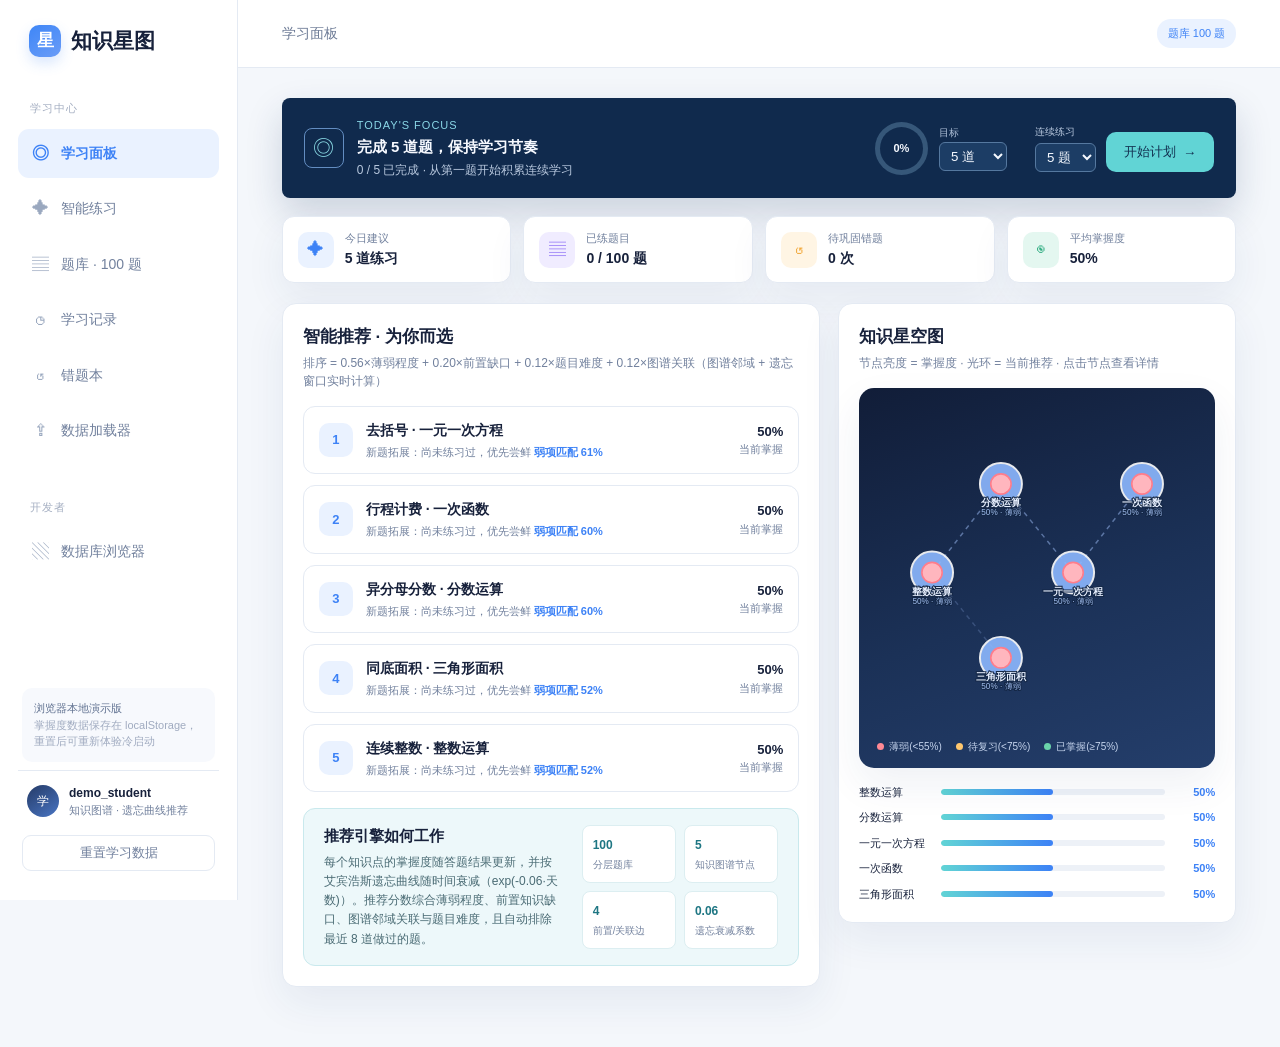
<file: index.html>
<!DOCTYPE html>
<html lang="zh-CN">
<head>
<meta charset="UTF-8">
<meta name="viewport" content="width=device-width, initial-scale=1.0">
<title>个性化学习推荐系统 · 知识图谱与遗忘曲线</title>
<meta name="description" content="基于知识图谱与遗忘曲线的个性化练习推荐在线演示：100 道分层练习、智能推荐、知识星空图、错题本。纯前端运行，数据保存在浏览器本地。">
<link rel="stylesheet" href="assets/style.css?v=3">
<link rel="icon" href="data:image/svg+xml,<svg xmlns='http://www.w3.org/2000/svg' viewBox='0 0 32 32'><rect width='32' height='32' rx='8' fill='%233e86f7'/><text x='16' y='22' font-size='16' fill='white' text-anchor='middle'>星</text></svg>">
</head>
<body>
<div class="app-shell">
  <aside class="sidebar">
    <a class="brand" href="#/"><span class="brand-mark">星</span>知识星图</a>
    <p class="side-label">学习中心</p>
    <nav class="side-nav" id="side-nav">
      <a href="#/" data-nav="dashboard"><span>◎</span>学习面板</a>
      <a href="#/practice" data-nav="practice"><span>✦</span>智能练习</a>
      <a href="#/library" data-nav="library"><span>▤</span>题库 · 100 题</a>
      <a href="#/history" data-nav="history"><span>◷</span>学习记录</a>
      <a href="#/mistakes" data-nav="mistakes"><span>↺</span>错题本</a>
      <a href="#/loader" data-nav="loader"><span>⇪</span>数据加载器</a>
    </nav>
    <p class="side-label">开发者</p>
    <nav class="side-nav">
      <a href="database.html"><span>▧</span>数据库浏览器</a>
    </nav>
    <div class="sidebar-bottom">
      <div class="system-note">浏览器本地演示版<br><span>掌握度数据保存在 localStorage，重置后可重新体验冷启动</span></div>
      <div class="mini-profile"><span class="avatar">学</span><div><strong>demo_student</strong><small>知识图谱 · 遗忘曲线推荐</small></div></div>
      <button class="reset-btn" id="reset-btn" title="清空本地答题记录">重置学习数据</button>
    </div>
  </aside>
  <div class="workspace">
    <header class="topbar">
      <span class="topbar-context" id="crumb">学习面板</span>
      <div class="topbar-actions">
        <a class="tag" href="#/library">题库 100 题</a>
        <a class="tag" href="https://github.com/" target="_blank" rel="noopener" id="repo-link" hidden>GitHub 源码</a>
      </div>
    </header>
    <main class="content" id="view"></main>
  </div>
</div>
<script src="assets/data.js?v=3"></script>
<script src="assets/app.js?v=3"></script>
</body>
</html>
</file>
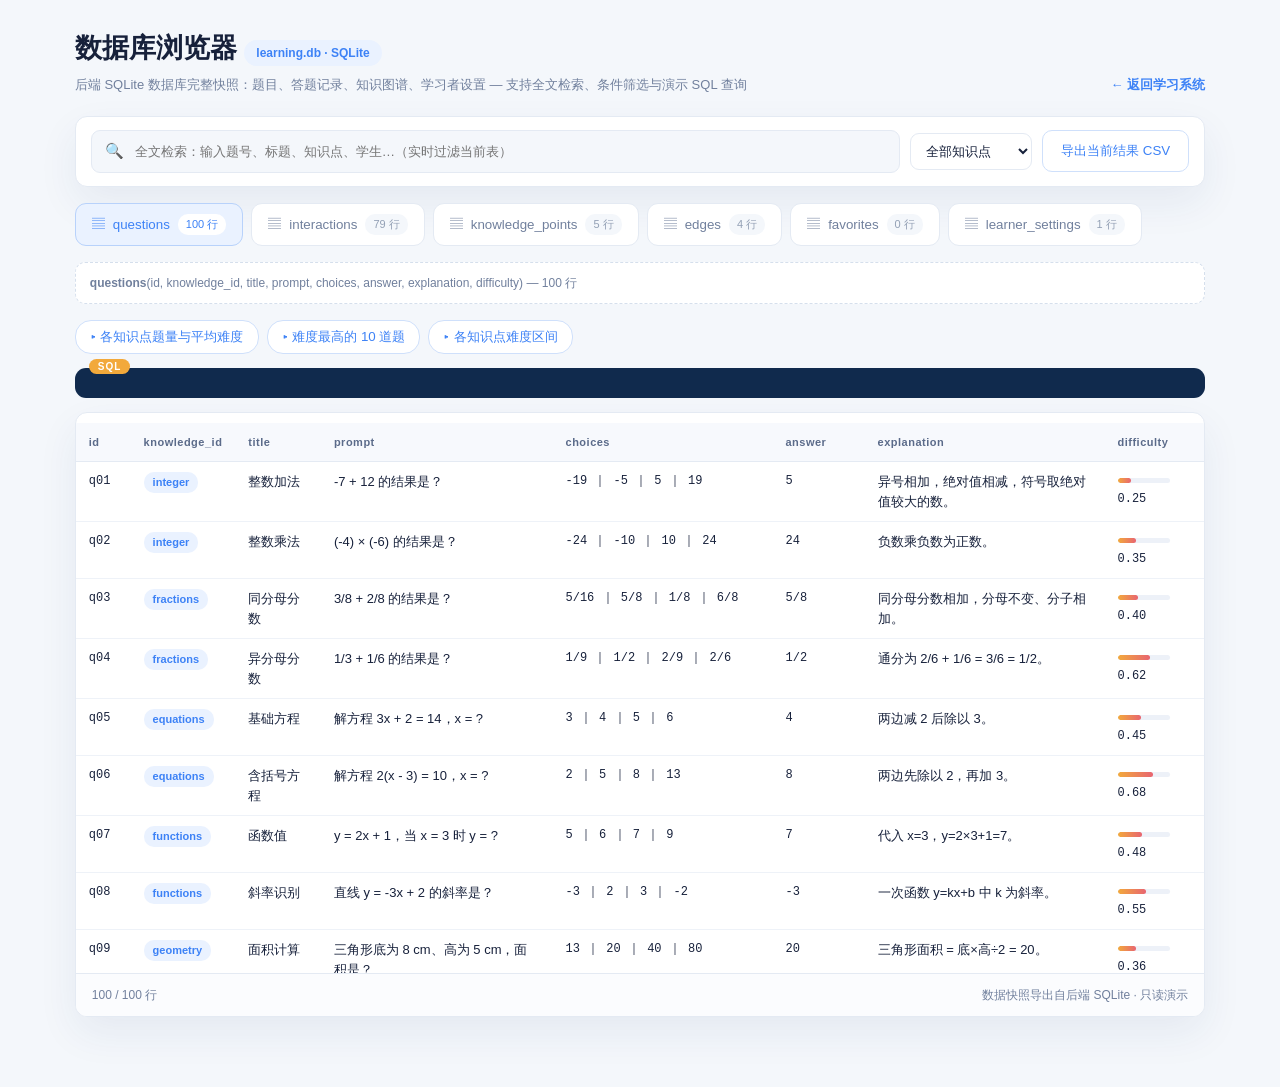
<file: database.html>
<!DOCTYPE html>
<html lang="zh-CN">
<head>
<meta charset="UTF-8">
<meta name="viewport" content="width=device-width, initial-scale=1.0">
<title>数据库浏览器 · learning.db | 个性化学习推荐系统</title>
<link rel="stylesheet" href="assets/style.css?v=3">
<link rel="icon" href="data:image/svg+xml,<svg xmlns='http://www.w3.org/2000/svg' viewBox='0 0 32 32'><rect width='32' height='32' rx='8' fill='%233e86f7'/><text x='16' y='22' font-size='16' fill='white' text-anchor='middle'>库</text></svg>">
<style>
.db-wrap{max-width:1220px;margin:0 auto;padding:28px 3.5% 70px}
.db-head{display:flex;justify-content:space-between;align-items:flex-end;gap:18px;flex-wrap:wrap;margin-bottom:22px}
.db-head h1{margin:0 0 6px;font-size:27px}
.db-head p{margin:0;color:var(--muted);font-size:13px}
.db-badge{font-size:12px;color:var(--cyan);background:var(--cyan-soft);border-radius:14px;padding:6px 12px}
.db-toolbar{display:flex;gap:10px;flex-wrap:wrap;align-items:center;background:#fff;border:1px solid var(--line);border-radius:12px;padding:13px 15px;margin-bottom:16px;box-shadow:var(--shadow)}
.db-search{flex:1;min-width:200px;display:flex;align-items:center;gap:9px;background:var(--paper);border:1px solid var(--line);border-radius:9px;padding:9px 13px}
.db-search input{border:0;background:none;outline:none;font:14px inherit;width:100%;color:var(--ink)}
.db-select{border:1px solid var(--line);border-radius:9px;padding:9px 11px;font:13px inherit;color:var(--ink);background:#fff;cursor:pointer}
.db-tabs{display:flex;gap:8px;flex-wrap:wrap;margin-bottom:16px}
.db-tab{display:flex;align-items:center;gap:8px;border:1px solid var(--line);background:#fff;border-radius:11px;padding:10px 16px;font:600 13px inherit;color:var(--muted);cursor:pointer}
.db-tab .cnt{font-weight:400;font-size:11px;background:var(--paper);border-radius:10px;padding:3px 8px;color:#93a0b5}
.db-tab.active{border-color:#b8d2fb;background:var(--cyan-soft);color:var(--cyan)}
.db-tab.active .cnt{background:#fff;color:var(--cyan)}
.sql-box{background:#102a4d;color:#d9e6ff;border-radius:11px;padding:15px 18px;margin-bottom:14px;font:13px/1.7 Consolas,Menlo,monospace;white-space:pre-wrap;position:relative}
.sql-box .sql-tag{position:absolute;top:-9px;left:14px;background:var(--amber);color:#fff;font:700 10px "Microsoft YaHei",sans-serif;border-radius:8px;padding:2px 9px;letter-spacing:1px}
.sql-box .kw{color:#88d7e2}
.sql-queries{display:flex;gap:8px;flex-wrap:wrap;margin-bottom:14px}
.sql-chip{border:1px solid #cfe0fb;background:#fff;color:var(--cyan);border-radius:16px;padding:7px 14px;font:600 12px inherit;cursor:pointer}
.sql-chip:hover{background:var(--cyan-soft)}
.sql-chip.active{background:var(--cyan);color:#fff}
.tbl-card{background:#fff;border:1px solid var(--line);border-radius:12px;box-shadow:var(--shadow);overflow:hidden}
.tbl-scroll{max-height:560px;overflow:auto}
table.db{width:100%;border-collapse:collapse;font-size:13px}
table.db th{position:sticky;top:0;background:#f7f9fd;color:#5b6b8a;text-align:left;font-size:11px;letter-spacing:.5px;padding:11px 13px;border-bottom:1px solid var(--line);white-space:nowrap;z-index:2}
table.db td{padding:10px 13px;border-bottom:1px solid #eef2f8;vertical-align:top;max-width:340px}
table.db tr:hover td{background:#f8fbff}
td.mono,th.mono{font-family:Consolas,Menlo,monospace;font-size:12px}
.pill{display:inline-block;border-radius:10px;padding:2px 9px;font-size:11px;font-weight:600}
.pill.ok{background:#e2f6ee;color:var(--green)}
.pill.bad{background:#fde9eb;color:var(--red)}
.pill.k{background:var(--cyan-soft);color:var(--cyan)}
.diff-bar{display:inline-block;width:52px;height:5px;border-radius:4px;background:#edf1f8;vertical-align:middle;margin-right:6px;overflow:hidden}
.diff-bar i{display:block;height:100%;border-radius:4px;background:linear-gradient(90deg,#f2a93b,#e86571)}
.db-foot{display:flex;justify-content:space-between;align-items:center;gap:12px;flex-wrap:wrap;padding:12px 16px;border-top:1px solid var(--line);background:#fbfcfe;font-size:12px;color:var(--muted)}
.link-back{display:inline-flex;align-items:center;gap:6px;color:var(--cyan);text-decoration:none;font-size:13px;font-weight:600}
.schema-note{font-size:12px;color:var(--muted);background:#fff;border:1px dashed #d5dfec;border-radius:10px;padding:11px 14px;margin-bottom:16px}
mark{background:#fff2c4;border-radius:3px;padding:0 1px}
</style>
</head>
<body>
<div class="db-wrap">
  <div class="db-head">
    <div>
      <h1>数据库浏览器 <span class="db-badge">learning.db · SQLite</span></h1>
      <p>后端 SQLite 数据库完整快照：题目、答题记录、知识图谱、学习者设置 — 支持全文检索、条件筛选与演示 SQL 查询</p>
    </div>
    <a class="link-back" href="index.html">← 返回学习系统</a>
  </div>

  <div class="db-toolbar">
    <div class="db-search"><span>🔍</span><input id="q" placeholder="全文检索：输入题号、标题、知识点、学生…（实时过滤当前表）"></div>
    <select class="db-select" id="f-knowledge" hidden></select>
    <select class="db-select" id="f-correct" hidden></select>
    <select class="db-select" id="f-student" hidden></select>
    <button class="button ghost" id="export-btn">导出当前结果 CSV</button>
  </div>

  <div class="db-tabs" id="tabs"></div>

  <div class="schema-note" id="schema-note"></div>

  <div class="sql-queries" id="sql-chips" hidden></div>
  <div class="sql-box" id="sql-box" hidden><span class="sql-tag">SQL</span><div id="sql-text"></div></div>

  <div class="tbl-card">
    <div class="tbl-scroll"><table class="db"><thead id="thead"></thead><tbody id="tbody"></tbody></table></div>
    <div class="db-foot"><span id="row-info"></span><span>数据快照导出自后端 SQLite · 只读演示</span></div>
  </div>
</div>

<script src="assets/db_data.js?v=3"></script>
<script>
(function(){
  var tables = DB.tables;
  var KNAME = {integer:"整数运算", fractions:"分数运算", equations:"一元一次方程", functions:"一次函数", geometry:"三角形面积"};
  var current = "questions";
  var filterK = "", filterC = "", filterS = "";
  var preset = null;

  // 预置演示查询
  var QUERIES = {
    questions: [
      {name:"各知识点题量与平均难度", sql:"SELECT knowledge_id, COUNT(*) AS 题量, ROUND(AVG(difficulty),3) AS 平均难度\nFROM questions GROUP BY knowledge_id;",
       run:function(){var g={};tables.questions.rows.forEach(function(r){(g[r.knowledge_id]=g[r.knowledge_id]||[]).push(r)});
         return {cols:["knowledge_id","知识点","题量","平均难度"],rows:Object.keys(g).map(function(k){return [k,KNAME[k]||k,g[k].length,(g[k].reduce(function(s,r){return s+r.difficulty},0)/g[k].length).toFixed(3)]})}}},
      {name:"难度最高的 10 道题", sql:"SELECT id, title, knowledge_id, difficulty\nFROM questions ORDER BY difficulty DESC LIMIT 10;",
       run:function(){return {cols:["id","title","knowledge_id","difficulty"],rows:tables.questions.rows.slice().sort(function(a,b){return b.difficulty-a.difficulty}).slice(0,10).map(function(r){return [r.id,r.title,r.knowledge_id,r.difficulty]})}}},
      {name:"各知识点难度区间", sql:"SELECT knowledge_id, MIN(difficulty) AS 最低, MAX(difficulty) AS 最高\nFROM questions GROUP BY knowledge_id;",
       run:function(){var g={};tables.questions.rows.forEach(function(r){var a=g[r.knowledge_id]=g[r.knowledge_id]||[r.difficulty,r.difficulty];a[0]=Math.min(a[0],r.difficulty);a[1]=Math.max(a[1],r.difficulty)});
         return {cols:["knowledge_id","知识点","最低难度","最高难度"],rows:Object.keys(g).map(function(k){return [k,KNAME[k]||k,g[k][0],g[k][1]]})}}}
    ],
    interactions: [
      {name:"各知识点正确率", sql:"SELECT knowledge_id, COUNT(*) AS 答题数, ROUND(AVG(correct),3) AS 正确率\nFROM interactions GROUP BY knowledge_id;",
       run:function(){var g={};tables.interactions.rows.forEach(function(r){(g[r.knowledge_id]=g[r.knowledge_id]||[]).push(r)});
         return {cols:["knowledge_id","知识点","答题数","正确率"],rows:Object.keys(g).map(function(k){var a=g[k];return [k,KNAME[k]||k,a.length,(a.reduce(function(s,r){return s+r.correct},0)/a.length).toFixed(3)]})}}},
      {name:"最近 10 条答题记录", sql:"SELECT id, student_id, question_id, correct, answered_at, duration_sec\nFROM interactions ORDER BY id DESC LIMIT 10;",
       run:function(){return {cols:["id","student_id","question_id","correct","answered_at","duration_sec"],rows:tables.interactions.rows.slice().sort(function(a,b){return b.id-a.id}).slice(0,10).map(function(r){return [r.id,r.student_id,r.question_id,r.correct,r.answered_at,r.duration_sec]})}}},
      {name:"答错次数最多的题", sql:"SELECT question_id, COUNT(*) AS 错误次数\nFROM interactions WHERE correct = 0 GROUP BY question_id ORDER BY 错误次数 DESC;",
       run:function(){var g={};tables.interactions.rows.filter(function(r){return !r.correct}).forEach(function(r){g[r.question_id]=(g[r.question_id]||0)+1});
         return {cols:["question_id","错误次数"],rows:Object.keys(g).map(function(k){return [k,g[k]]}).sort(function(a,b){return b[1]-a[1]})}}},
      {name:"平均答题时长", sql:"SELECT student_id, COUNT(*) AS 次数, ROUND(AVG(duration_sec),1) AS 平均秒\nFROM interactions GROUP BY student_id;",
       run:function(){var g={};tables.interactions.rows.forEach(function(r){(g[r.student_id]=g[r.student_id]||[]).push(r.duration_sec)});
         return {cols:["student_id","次数","平均秒"],rows:Object.keys(g).map(function(k){var a=g[k];return [k,a.length,(a.reduce(function(s,v){return s+v},0)/a.length).toFixed(1)]})}}}
    ]
  };

  function esc(s){return String(s==null?"":s).replace(/[&<>"]/g,function(c){return {"&":"&amp;","<":"&lt;",">":"&gt;",'"':"&quot;"}[c]})}
  function hl(s){var q=document.getElementById("q").value.trim();s=esc(s);if(!q)return s;
    try{return s.replace(new RegExp("("+q.replace(/[.*+?^${}()|[\]\\]/g,"\\$&")+")","gi"),"<mark>$1</mark>")}catch(e){return s}}

  function fmtChoice(v){try{var a=JSON.parse(v);return a.map(esc).join(" ｜ ")}catch(e){return esc(v)}}

  // 每列的渲染策略
  function cell(col,val){
    if(col==="choices") return '<td class="mono">'+fmtChoice(val)+'</td>';
    if(col==="correct") return '<td>'+(val?'<span class="pill ok">✓ 正确</span>':'<span class="pill bad">✗ 错误</span>')+'</td>';
    if(col==="knowledge_id") return '<td><span class="pill k">'+hl(val)+'</span></td>';
    if(col==="difficulty") return '<td class="mono"><span class="diff-bar"><i style="width:'+Math.round(val*100)+'%"></i></span>'+Number(val).toFixed(2)+'</td>';
    if(col==="answer"||col==="id"||col==="question_id"||col==="student_id"||col==="source_id"||col==="target_id"||col==="duration_sec"||col==="ordinal"||col==="daily_goal"||col==="relation") return '<td class="mono">'+hl(val)+'</td>';
    return '<td>'+hl(val)+'</td>';
  }

  function renderTabs(){
    var el=document.getElementById("tabs");el.innerHTML="";
    Object.keys(tables).forEach(function(t){
      var b=document.createElement("button");b.className="db-tab"+(t===current?" active":"");
      b.innerHTML='<span>▤</span>'+t+'<span class="cnt">'+tables[t].rows.length+' 行</span>';
      b.onclick=function(){current=t;preset=null;filterK=filterC=filterS="";initFilters();render()};
      el.appendChild(b);
    });
  }

  function initFilters(){
    var fk=document.getElementById("f-knowledge"),fc=document.getElementById("f-correct"),fs=document.getElementById("f-student");
    var cols=tables[current].columns;
    fk.hidden=cols.indexOf("knowledge_id")<0;fc.hidden=cols.indexOf("correct")<0;fs.hidden=cols.indexOf("student_id")<0;
    fk.innerHTML='<option value="">全部知识点</option>'+Object.keys(KNAME).map(function(k){return '<option value="'+k+'">'+KNAME[k]+'</option>'}).join("");
    fc.innerHTML='<option value="">全部结果</option><option value="1">仅正确</option><option value="0">仅错误</option>';
    var sts={};tables[current].rows.forEach(function(r){if(r.student_id)sts[r.student_id]=1});
    fs.innerHTML='<option value="">全部学习者</option>'+Object.keys(sts).map(function(s){return '<option value="'+s+'">'+s+'</option>'}).join("");
    fk.value=filterK;fc.value=filterC;fs.value=filterS;
  }

  function currentRows(){
    var q=document.getElementById("q").value.trim().toLowerCase();
    return tables[current].rows.filter(function(r){
      if(filterK&&r.knowledge_id!==filterK)return false;
      if(filterC&&String(r.correct)!==filterC)return false;
      if(filterS&&r.student_id!==filterS)return false;
      if(q){var hit=false;for(var k in r){if(String(r[k]).toLowerCase().indexOf(q)>=0){hit=true;break}}if(!hit)return false}
      return true;
    });
  }

  function render(){
    var cols=tables[current].columns;
    document.getElementById("schema-note").innerHTML="<b>"+current+"</b>("+cols.map(esc).join(", ")+") — "+tables[current].rows.length+" 行";
    var chips=document.getElementById("sql-chips"),box=document.getElementById("sql-box");
    var qs=QUERIES[current];
    chips.hidden=box.hidden=!qs;
    if(qs){
      chips.innerHTML=qs.map(function(q,i){return '<button class="sql-chip'+(preset===i?" active":"")+'" data-i="'+i+'">▸ '+q.name+'</button>'}).join("");
      Array.prototype.forEach.call(chips.children,function(b){b.onclick=function(){preset=+b.dataset.i;render()}});
      if(preset!=null){
        var r=qs[preset].run();
        document.getElementById("sql-text").innerHTML=esc(qs[preset].sql);
        box.hidden=false;
        document.getElementById("thead").innerHTML="<tr>"+r.cols.map(function(c){return "<th>"+esc(c)+"</th>"}).join("")+"</tr>";
        document.getElementById("tbody").innerHTML=r.rows.map(function(row){return "<tr>"+row.map(function(v,i){return cell(r.cols[i],v)}).join("")+"</tr>"}).join("");
        document.getElementById("row-info").innerHTML="查询「"+qs[preset].name+"」：返回 "+r.rows.length+" 行";
        return;
      }
    }
    var rows=currentRows();
    document.getElementById("thead").innerHTML="<tr>"+cols.map(function(c){return "<th>"+esc(c)+"</th>"}).join("")+"</tr>";
    document.getElementById("tbody").innerHTML=rows.map(function(r){return "<tr>"+cols.map(function(c){return cell(c,r[c])}).join("")+"</tr>"}).join("");
    document.getElementById("row-info").innerHTML=rows.length+" / "+tables[current].rows.length+" 行"+(rows.length<tables[current].rows.length?"（已过滤）":"");
  }

  document.getElementById("q").addEventListener("input",function(){preset=null;render()});
  document.getElementById("f-knowledge").addEventListener("change",function(e){filterK=e.target.value;preset=null;render()});
  document.getElementById("f-correct").addEventListener("change",function(e){filterC=e.target.value;preset=null;render()});
  document.getElementById("f-student").addEventListener("change",function(e){filterS=e.target.value;preset=null;render()});
  document.getElementById("export-btn").onclick=function(){
    var rows=preset!=null&&QUERIES[current]?[]:currentRows();
    var csv;
    if(preset!=null&&QUERIES[current]){var r=QUERIES[current][preset].run();
      csv=[r.cols.join(",")].concat(r.rows.map(function(x){return x.map(function(v){return '"'+String(v).replace(/"/g,'""')+'"'}).join(",")})).join("\n");
    }else{var cols=tables[current].columns;
      csv=[cols.join(",")].concat(rows.map(function(r){return cols.map(function(c){return '"'+String(r[c]==null?"":r[c]).replace(/"/g,'""')+'"'}).join(",")})).join("\n");
    }
    var a=document.createElement("a");a.href=URL.createObjectURL(new Blob(["\ufeff"+csv],{type:"text/csv"}));
    a.download=current+(preset!=null?"_query":"")+".csv";a.click();
  };

  renderTabs();initFilters();render();
})();
</script>
</body>
</html>
</file>
<file: assets/style.css>
:root{--ink:#17213b;--muted:#71809d;--paper:#f4f7fb;--surface:#fff;--line:#e4eaf3;--cyan:#3d82f6;--cyan-soft:#eaf2ff;--amber:#f2a93b;--amber-soft:#fff5e4;--violet:#8b6cf6;--red:#e86571;--green:#30ad82;--shadow:0 16px 40px rgba(33,63,112,.07)}
*{box-sizing:border-box}
body{margin:0;color:var(--ink);background:var(--paper);font:15px/1.5 "Microsoft YaHei","PingFang SC",Arial,sans-serif}
.app-shell{display:flex;min-height:100vh}
.sidebar{width:238px;background:#fff;border-right:1px solid var(--line);padding:25px 18px;display:flex;flex-direction:column;position:sticky;top:0;height:100vh}
.brand{display:flex;align-items:center;gap:10px;color:var(--ink);text-decoration:none;font-size:21px;font-weight:800;padding:0 11px}
.brand-mark{display:grid;place-items:center;width:32px;height:32px;border-radius:10px;background:linear-gradient(145deg,#3e86f7,#6a9cf7);color:#fff;font-size:17px;box-shadow:0 6px 14px #3d82f633}
.side-label{font-size:11px;letter-spacing:1px;color:#a4aec1;text-transform:uppercase;margin:43px 12px 12px}
.side-nav{display:grid;gap:6px}
.side-nav a{display:flex;align-items:center;gap:12px;padding:12px 13px;border-radius:11px;color:#71809d;text-decoration:none;font-size:14px}
.side-nav a span{font-size:17px;width:18px;text-align:center;color:#9aa8bf}
.side-nav a.active,.side-nav a:hover{background:var(--cyan-soft);color:var(--cyan);font-weight:700}
.side-nav a.active span{color:var(--cyan)}
.sidebar-bottom{margin-top:auto}
.mini-profile{display:flex;align-items:center;gap:10px;padding:13px 9px;border-top:1px solid var(--line)}
.avatar{display:grid;place-items:center;width:32px;height:32px;border-radius:50%;background:linear-gradient(145deg,#253b67,#4975c3);color:#fff;font-size:12px;flex:none}
.mini-profile strong,.mini-profile small{display:block}
.mini-profile strong{font-size:12px}.mini-profile small{font-size:11px;color:var(--muted)}
.system-note{font-size:11px;color:#627392;background:#f7f9fd;border-radius:10px;padding:12px;margin:8px 4px}
.system-note span{color:#a0abc0}
.reset-btn{width:calc(100% - 8px);margin:4px;border:1px solid var(--line);background:#fff;border-radius:9px;padding:8px;color:var(--muted);font:12px inherit;cursor:pointer}
.reset-btn:hover{color:var(--red);border-color:#f3c1c6}
.workspace{flex:1;min-width:0}
.topbar{height:68px;display:flex;align-items:center;justify-content:space-between;gap:14px;padding:0 4.2%;background:#fff;border-bottom:1px solid var(--line);position:sticky;top:0;z-index:20}
.topbar-context{color:#6d7b96;font-size:14px}
.topbar-actions{display:flex;gap:9px;align-items:center}
.tag{font-size:11px;color:var(--cyan);background:var(--cyan-soft);border-radius:14px;padding:6px 11px;text-decoration:none}
.content{padding:30px 4.2% 60px;max-width:1180px;margin:0 auto}
.page-title{display:flex;justify-content:space-between;align-items:flex-end;gap:20px;margin-bottom:26px}
.page-title h1{font-size:30px;margin:2px 0 8px}
.page-title p{margin:0}
.button{display:inline-flex;align-items:center;gap:7px;background:var(--cyan);color:#fff;border:0;border-radius:10px;padding:11px 18px;font:600 13px inherit;text-decoration:none;cursor:pointer;box-shadow:0 10px 22px rgba(61,130,246,.25)}
.button:hover{filter:brightness(1.06)}
.button.ghost{background:#fff;color:var(--cyan);border:1px solid #cfe0fb;box-shadow:none}
.button:disabled{opacity:.5;cursor:not-allowed}

/* ---------- 仪表盘 ---------- */
.daily-plan{display:grid;grid-template-columns:1fr auto auto;align-items:center;gap:28px;background:#102a4d;color:#f6f9ff;border-radius:8px;padding:19px 22px;margin-bottom:18px;box-shadow:0 16px 36px rgba(21,51,93,.18)}
.daily-plan-copy{display:flex;align-items:center;gap:13px}
.daily-icon{display:grid;place-items:center;width:40px;height:40px;border:1px solid #638dc1;border-radius:8px;color:#88d7e2;font-size:21px}
.daily-plan .eyebrow{color:#8ad7e7;font-size:11px;letter-spacing:1px;margin:0}
.daily-plan h2{font-size:15px;margin:2px 0 0}
.daily-plan .sub{margin:3px 0 0;color:#b9c9df;font-size:12px}
.daily-progress{display:flex;align-items:center;gap:11px}
.daily-ring{display:grid;place-items:center;width:53px;height:53px;border-radius:50%;background:conic-gradient(#61d4d5 calc(var(--progress)*1%),#365779 0);position:relative;font-size:11px}
.daily-ring:before{content:"";position:absolute;inset:5px;background:#102a4d;border-radius:50%}
.daily-ring strong{position:relative}
.goal-form{display:grid;gap:2px}
.goal-form label{font-size:10px;color:#aebfd7}
.goal-form select{border:1px solid #55789f;border-radius:6px;background:#1c3d65;color:#f5f9ff;padding:5px 7px;font:12px inherit}
.session-launch{display:flex;align-items:flex-end;gap:10px}
.session-launch label{display:grid;gap:4px;font-size:10px;color:#b9c9df}
.session-launch select{border:1px solid #55789f;border-radius:6px;background:#1c3d65;color:#f5f9ff;padding:5px 7px;font:12px inherit}
.session-launch .button{background:#61d4d5;color:#123151;box-shadow:none}
.summary-strip{display:grid;grid-template-columns:repeat(4,1fr);gap:12px;margin-bottom:20px}
.summary-strip a,.summary-strip .card{display:flex;align-items:center;gap:11px;background:#fff;border:1px solid var(--line);border-radius:12px;padding:13px 15px;text-decoration:none;color:var(--ink);box-shadow:var(--shadow)}
.summary-icon{display:grid;place-items:center;width:36px;height:36px;border-radius:10px;font-size:17px;flex:none}
.summary-icon.cyan{background:var(--cyan-soft);color:var(--cyan)}
.summary-icon.amber{background:var(--amber-soft);color:var(--amber)}
.summary-icon.violet{background:#f0ecff;color:var(--violet)}
.summary-icon.green{background:#e4f7f0;color:var(--green)}
.summary-strip small{display:block;color:var(--muted);font-size:11px}
.summary-strip strong{font-size:14px}
.dash-grid{display:grid;grid-template-columns:1.15fr .85fr;gap:18px;align-items:start}
.panel{background:#fff;border:1px solid var(--line);border-radius:14px;padding:20px;box-shadow:var(--shadow)}
.panel h2{font-size:17px;margin:0 0 4px}
.panel .sub{margin:0 0 16px;color:var(--muted);font-size:12px}
.reco-list{display:grid;gap:11px}
.reco-item{display:grid;grid-template-columns:auto 1fr auto;gap:13px;align-items:center;border:1px solid var(--line);border-radius:12px;padding:13px 15px;text-decoration:none;color:var(--ink);transition:transform .16s,box-shadow .16s}
.reco-item:hover{transform:translateY(-2px);box-shadow:0 12px 26px rgba(33,63,112,.1)}
.reco-rank{display:grid;place-items:center;width:34px;height:34px;border-radius:10px;background:var(--cyan-soft);color:var(--cyan);font-weight:800;font-size:13px}
.reco-item h3{margin:0 0 3px;font-size:14px}
.reco-item .why{font-size:11px;color:var(--muted)}
.reco-item .why b{color:var(--cyan);font-weight:600}
.reco-meta{text-align:right;font-size:11px;color:var(--muted);white-space:nowrap}
.reco-meta strong{display:block;color:var(--ink);font-size:13px}

/* ---------- 知识星空图 ---------- */
.star-map{background:linear-gradient(160deg,#111d38,#1b3157 55%,#243e6b);border-radius:15px;padding:14px;box-shadow:var(--shadow);position:relative;overflow:hidden}
.star-map svg{display:block;width:100%;height:auto}
.star-link{stroke:#9dbcf5;stroke-width:.45;stroke-dasharray:1.4 1.4;opacity:.5}
.star-link.related{stroke:#5d77a8;opacity:.45}
.star-node{cursor:pointer;outline:0}
.star-node circle.halo{fill:#8db8ff;opacity:.35}
.star-node circle.core{fill:#f8fbff;stroke:#bcd5ff;stroke-width:.5}
.star-node text{fill:#e9f1ff;font-size:2.9px;font-weight:600;paint-order:stroke;stroke:#142746;stroke-width:.6px;text-anchor:middle}
.star-node .star-value{fill:#9fbbeb;font-size:2.5px;font-weight:400}
.star-node.weak circle.core{fill:#ffb6be;stroke:#ff7d8b}
.star-node.reviewing circle.core{fill:#ffd18a;stroke:#ffb847}
.star-node.mastered circle.core{fill:#b2e8d1;stroke:#63d3a6}
.star-node.highlight circle.halo{opacity:.9;stroke:#fff;stroke-width:.6}
.star-legend{display:flex;flex-wrap:wrap;gap:14px;padding:9px 4px 0;color:#c6d5ee;font-size:10px}
.legend-dot{display:inline-block;width:7px;height:7px;border-radius:50%;margin-right:5px}
.legend-dot.weak{background:#ff8994}.legend-dot.reviewing{background:#ffc76e}.legend-dot.mastered{background:#6ad3aa}
.signal-bars{display:grid;gap:9px;margin-top:16px}
.signal-item{display:grid;grid-template-columns:74px 1fr 42px;align-items:center;gap:8px;font-size:11px}
.signal-item i{display:block;height:6px;border-radius:5px;background:#edf1f7;overflow:hidden}
.signal-item i b{display:block;height:100%;border-radius:5px;background:linear-gradient(90deg,#61d4d5,#3d82f6)}
.signal-item strong{font-size:11px;color:var(--cyan);text-align:right}
.model-explainer{display:grid;grid-template-columns:1.2fr 1fr;gap:22px;align-items:center;margin-top:16px;padding:16px 20px;background:#edf8fa;border:1px solid #c9e9ed;border-radius:12px}
.model-explainer h2{font-size:15px;margin:0 0 5px}
.model-explainer p{font-size:12px;line-height:1.6;margin:0;color:#4a6b74}
.model-facts{display:grid;grid-template-columns:repeat(2,1fr);gap:8px}
.model-facts span{display:grid;gap:3px;padding:10px;background:#fff;border:1px solid #dceef1;border-radius:8px;color:#71809d;font-size:10px}
.model-facts b{color:#1e7683;font-size:12px}

/* ---------- 练习 / 答题 ---------- */
.study-shell{max-width:660px;margin:0 auto}
.back-link{display:inline-block;color:var(--muted);font-size:13px;text-decoration:none;margin-bottom:14px}
.back-link:hover{color:var(--cyan)}
.session-status{display:grid;grid-template-columns:auto 1fr;gap:4px 12px;align-items:center;margin-bottom:23px;color:#61718e;font-size:11px}
.session-status strong{justify-self:end;color:var(--cyan);font-size:12px}
.session-track{grid-column:1/-1;height:5px;overflow:hidden;border-radius:4px;background:#e9eff8}
.session-track i{display:block;height:100%;background:linear-gradient(90deg,var(--cyan),#63cfd2);border-radius:4px;transition:width .25s}
.study,.result-card{background:#fff;border:1px solid var(--line);border-radius:15px;padding:28px;box-shadow:var(--shadow)}
.study-top{display:flex;justify-content:space-between;align-items:center;margin-bottom:14px}
.study .tag{background:var(--cyan-soft);color:var(--cyan)}
.difficulty{font-size:11px;color:var(--amber);background:var(--amber-soft);border-radius:12px;padding:5px 9px}
.favorite-btn{border:0;background:transparent;font-size:20px;line-height:1;color:#e4aa36;padding:4px;cursor:pointer}
.study h1{margin:0 0 8px;font-size:22px}
.prompt{color:#657490;font-size:15px;margin:0 0 22px;line-height:1.6}
.choice{display:grid;grid-template-columns:auto 1fr;gap:12px;align-items:center;border:1px solid var(--line);border-radius:11px;padding:13px 15px;margin-bottom:10px;cursor:pointer;transition:border-color .15s,background .15s}
.choice:hover{border-color:var(--cyan);background:#f7faff}
.choice input{accent-color:var(--cyan)}
.choice-key{display:grid;place-items:center;width:26px;height:26px;border-radius:8px;background:#eef3fb;color:#5c6d8c;font-size:12px;font-weight:700}
.choice input:checked~.choice-key{background:var(--cyan);color:#fff}
.submit-btn{margin-top:16px;width:100%;justify-content:center;padding:14px}
.result-icon{display:grid;place-items:center;width:58px;height:58px;border-radius:50%;font-size:26px;margin-bottom:14px}
.result-card.success .result-icon{background:#e4f7f0;color:var(--green)}
.result-card.retry .result-icon{background:#fdeef0;color:var(--red)}
.result-card .eyebrow{font-size:11px;letter-spacing:1px;color:var(--muted);margin:0 0 6px}
.result-card h1{margin:0 0 10px;font-size:24px}
.result-card .prompt{background:#f7f9fd;border-radius:10px;padding:14px 16px;margin-bottom:10px}
.result-card .muted{color:var(--muted);font-size:12px;margin:0 0 20px}
.result-actions{display:flex;gap:10px;flex-wrap:wrap}

/* ---------- 题库 ---------- */
.filterbar{display:flex;gap:10px;align-items:center;background:#fff;border:1px solid var(--line);padding:12px;border-radius:13px;margin-bottom:20px;box-shadow:var(--shadow);flex-wrap:wrap}
.filterbar select,.search-input,.catalog-sort{height:37px;border:1px solid var(--line);border-radius:8px;background:#fbfcfe;padding:0 10px;color:var(--ink);font:13px inherit}
.search-input{min-width:220px;flex:1}
.check-filter{font-size:12px;color:var(--muted);white-space:nowrap;display:flex;align-items:center;gap:6px}
.library-grid{display:grid;grid-template-columns:repeat(3,minmax(0,1fr));gap:14px}
.question-card{display:flex;flex-direction:column;min-height:180px;background:#fff;border:1px solid var(--line);border-radius:13px;padding:16px;box-shadow:0 8px 22px rgba(33,63,112,.04);transition:transform .18s,box-shadow .18s}
.question-card:hover{transform:translateY(-2px);box-shadow:0 14px 28px rgba(33,63,112,.1)}
.card-top,.card-footer{display:flex;justify-content:space-between;align-items:center;gap:8px}
.question-card h3{font-size:16px;margin:14px 0 6px}
.question-card p{color:#657490;font-size:13px;margin:0 0 14px;line-height:1.55}
.card-footer{margin-top:auto}
.difficulty-dot{font-size:10px;padding:4px 7px;border-radius:12px;background:#eaf2ff;color:var(--cyan)}
.difficulty-dot.hard{background:#fff2df;color:#bd7511}
.status-label{font-size:11px;color:#8b99b1}
.status-label.done{color:var(--green)}
.status-label.wrong{color:var(--red)}
.card-actions{display:flex;gap:8px;align-items:center}
.empty-state{grid-column:1/-1;text-align:center;padding:58px 25px;background:#fff;border:1px dashed #cbd7e8;border-radius:13px;color:var(--muted)}
.empty-state strong{font-size:17px;color:var(--ink);display:block;margin-bottom:6px}
.empty-state.success strong{color:var(--green)}

/* ---------- 记录 / 错题 / 详情 ---------- */
.timeline{display:grid;gap:9px}
.history-row{display:flex;align-items:center;gap:13px;background:#fff;border:1px solid var(--line);border-radius:12px;padding:13px 16px}
.history-badge{display:grid;place-items:center;width:34px;height:34px;border-radius:50%;font-size:15px;flex:none}
.history-badge.ok{background:#e4f7f0;color:var(--green)}
.history-badge.no{background:#fdeef0;color:var(--red)}
.history-row h3{margin:0;font-size:14px}
.history-row small{color:var(--muted);font-size:11px}
.history-result{margin-left:auto;font-size:11px;color:var(--muted);white-space:nowrap}
.mistake-grid{display:grid;grid-template-columns:repeat(2,minmax(0,1fr));gap:14px}
.mistake-card{background:#fff;border:1px solid #f3d7da;border-radius:13px;padding:17px;display:flex;flex-direction:column;gap:9px}
.mistake-card h3{margin:0;font-size:15px}
.mistake-card p{margin:0;color:#657490;font-size:13px;line-height:1.55}
.mistake-card .fix{background:#e4f7f0;border-radius:9px;padding:10px 12px;font-size:12px;color:#1d7d5f}
.detail-head{display:flex;gap:22px;align-items:center;background:#fff;border:1px solid var(--line);border-radius:14px;padding:22px;box-shadow:var(--shadow);margin-bottom:18px;flex-wrap:wrap}
.knowledge-score{display:grid;place-items:center;width:104px;height:104px;border-radius:50%;background:conic-gradient(var(--cyan) calc(var(--p)*1%),#edf1f7 0);position:relative;font-size:19px;font-weight:800;flex:none}
.knowledge-score:before{content:"";position:absolute;inset:9px;background:#fff;border-radius:50%}
.knowledge-score strong{position:relative}
.detail-head h1{margin:0 0 6px;font-size:24px}
.detail-head .sub{margin:0;color:var(--muted);font-size:13px}
.detail-stats{display:flex;gap:26px;margin-top:12px;flex-wrap:wrap}
.detail-stats div{display:grid;gap:2px}
.detail-stats small{color:var(--muted);font-size:11px}
.detail-stats b{font-size:14px}
.related-chips{display:flex;gap:8px;flex-wrap:wrap;margin-top:12px}
.related-chips .tag{cursor:pointer}
.detail-grid{display:grid;grid-template-columns:repeat(2,minmax(0,1fr));gap:14px}
.mini-q{display:flex;justify-content:space-between;align-items:center;gap:10px;border:1px solid var(--line);border-radius:11px;padding:12px 14px;text-decoration:none;color:var(--ink);background:#fff}
.mini-q h4{margin:0;font-size:13px;font-weight:600}
.mini-q small{color:var(--muted);font-size:11px}
.mini-q:hover{border-color:var(--cyan)}

@media(max-width:960px){.library-grid{grid-template-columns:repeat(2,minmax(0,1fr))}.dash-grid{grid-template-columns:1fr}.summary-strip{grid-template-columns:repeat(2,1fr)}.detail-grid{grid-template-columns:1fr}.mistake-grid{grid-template-columns:1fr}}
@media(max-width:680px){.sidebar{display:none}.page-title{align-items:flex-start;flex-direction:column}.page-title h1{font-size:26px}.filterbar{align-items:stretch}.filterbar select,.search-input{width:100%}.library-grid{grid-template-columns:1fr}.daily-plan{grid-template-columns:1fr;gap:16px}.summary-strip{grid-template-columns:repeat(2,1fr)}.model-explainer{grid-template-columns:1fr}.content{padding:20px 4% 50px}}

/* 数据加载器 / 数据表格 */
table.db{width:100%;border-collapse:collapse;font-size:13px;margin-top:10px}
table.db th{background:#f7f9fd;color:#5b6b8a;text-align:left;font-size:11px;letter-spacing:.5px;padding:10px 13px;border-bottom:1px solid var(--line);white-space:nowrap}
table.db td{padding:9px 13px;border-bottom:1px solid #eef2f8;vertical-align:top}
</file>
